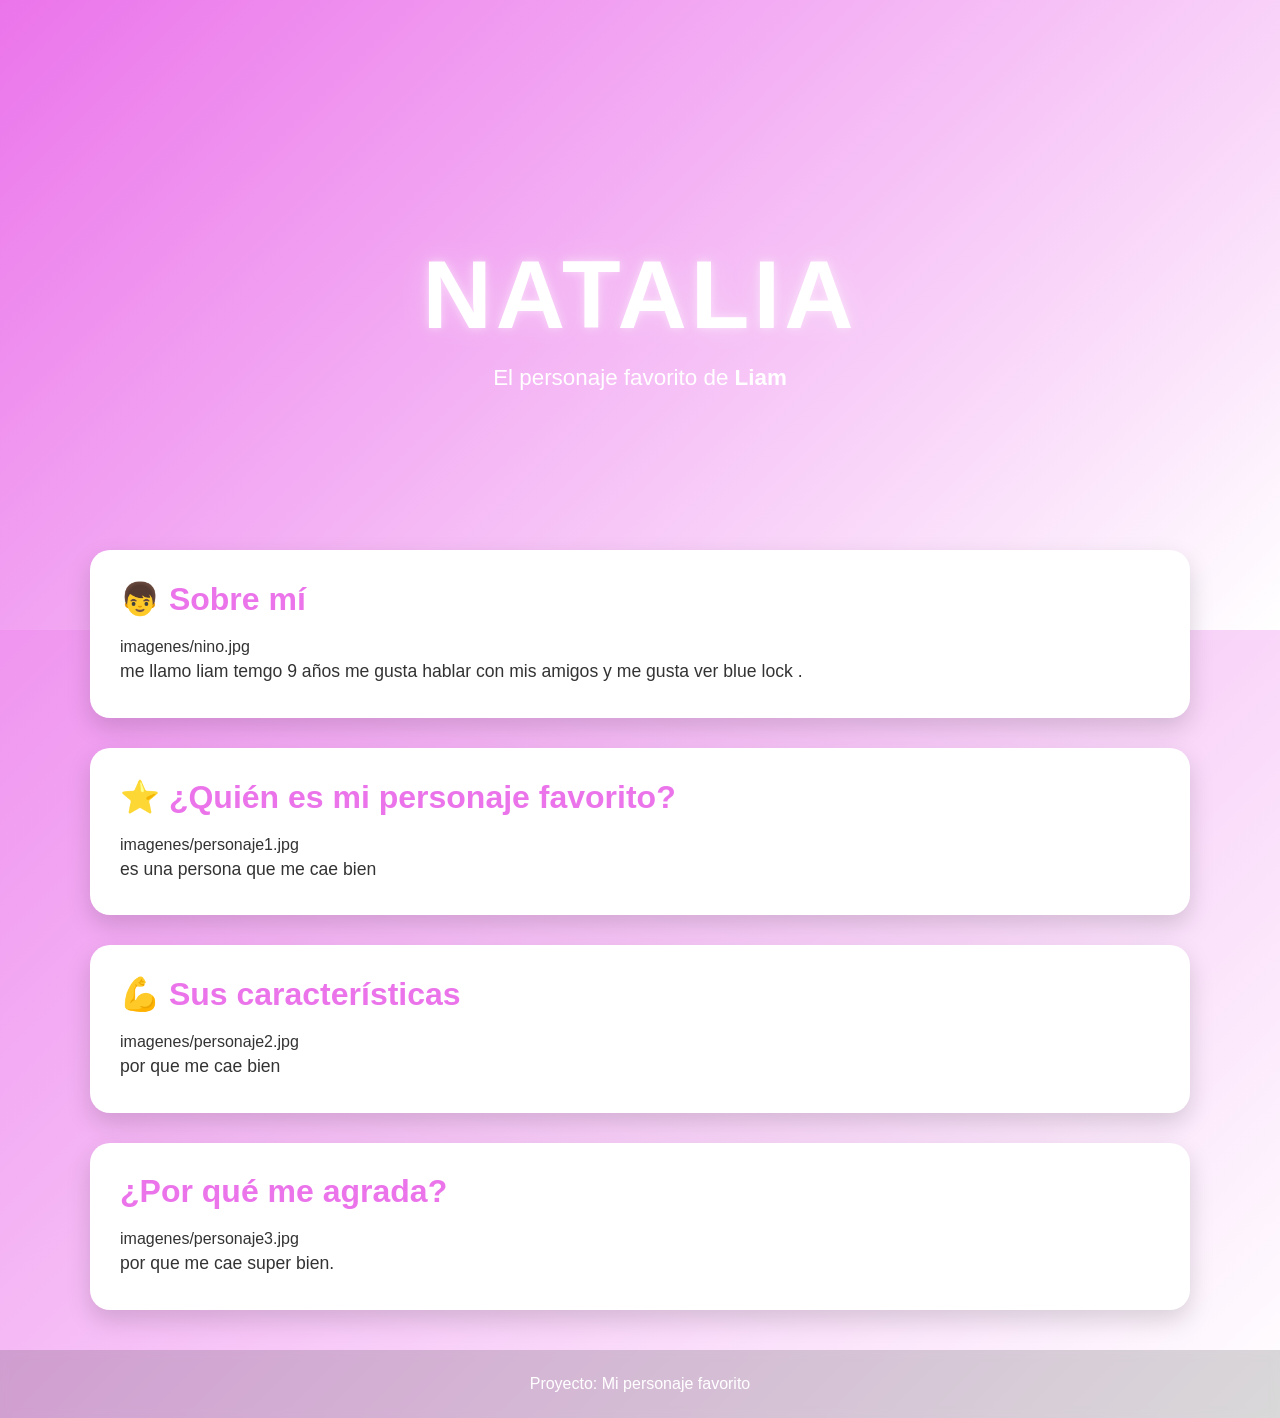
<file: docs/personajeFavorito/index.html>
<!DOCTYPE html>
<html lang="es">

<head>
    <meta charset="UTF-8">
    <meta name="viewport" content="width=device-width, initial-scale=1.0">
    <title>Natalia</title>
    <link rel="stylesheet" href="style.css">
</head>

<body>

    <header class="hero">
        <div class="hero-content">
            <h1>Natalia</h1>
            <p>El personaje favorito de <strong>Liam</strong></p>
        </div>
    </header>

    <main>

        <section class="card">
            <h2>👦 Sobre mí</h2>
            imagenes/nino.jpg

            <p>
                me llamo liam temgo 9 años 
                me gusta hablar con mis 
                amigos y me gusta ver blue lock .
            </p>
        </section>

        <section class="card">
            <h2>⭐ ¿Quién es mi personaje favorito?</h2>
            imagenes/personaje1.jpg

            <p>
                es una persona que me cae bien
            </p>
        </section>

        <section class="card">
            <h2>💪 Sus características</h2>
            imagenes/personaje2.jpg

            <p>
                por que me cae bien
            </p>
        </section>

        <section class="card">
            <h2> ¿Por qué me agrada?</h2>
            imagenes/personaje3.jpg

            <p>
            por que me cae super bien.
            </p>
        </section>

    </main>

    <footer>
        <p>Proyecto: Mi personaje favorito</p>
    </footer>

</body>

</html>
</file>
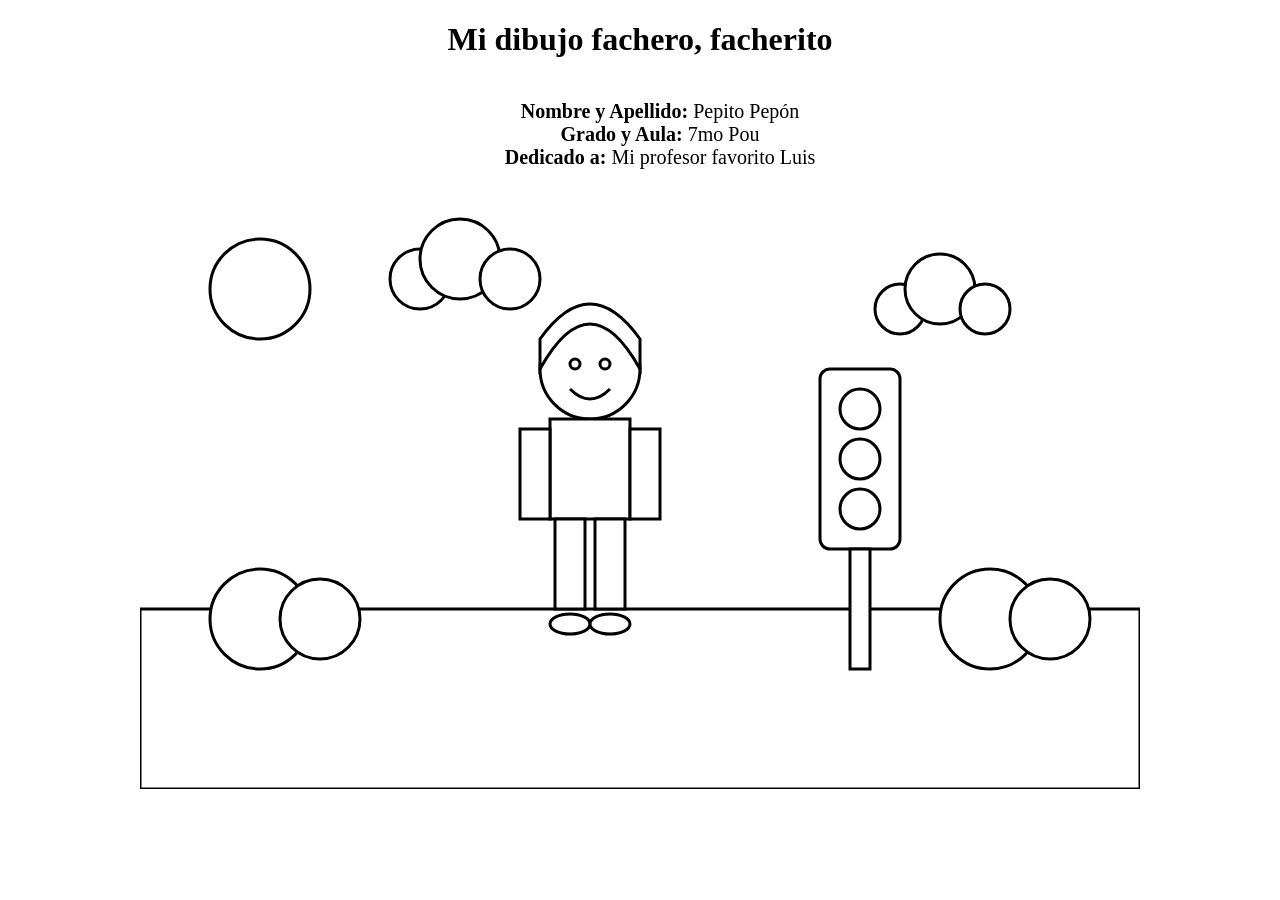
<file: docs/semaforoRGB/index.html>
<!DOCTYPE html>
<html lang="es">
<head>
    <meta charset="UTF-8">
    <title>Dibujo para colorear</title>
    <link rel="stylesheet" href="estilos.css">
</head>
<body>
<h1>Mi dibujo fachero, facherito</h1>
<ul>
  <li><strong>Nombre y Apellido:</strong> Pepito Pepón</li>
  <li><strong>Grado y Aula:</strong> 7mo Pou</li>
  <li><strong>Dedicado a:</strong> Mi profesor favorito Luis</li>
</ul>
<svg viewBox="0 0 1000 600" class="dibujo cielo">

    <!-- Sol -->
    <circle class="sol" cx="120" cy="100" r="50"/>

    <!-- Nubes -->
    <g class="nube">
        <circle class="nube-cuerpo" cx="280" cy="90" r="30"/>
        <circle class="nube-cuerpo" cx="320" cy="70" r="40"/>
        <circle class="nube-cuerpo" cx="370" cy="90" r="30"/>
    </g>

    <g class="nube">
        <circle class="nube-cuerpo" cx="760" cy="120" r="25"/>
        <circle class="nube-cuerpo" cx="800" cy="100" r="35"/>
        <circle class="nube-cuerpo" cx="845" cy="120" r="25"/>
    </g>

    <!-- Césped -->
    <rect class="cesped" x="0" y="420" width="1000" height="180"/>

    <!-- Arbustos -->
    <circle class="arbusto" cx="120" cy="430" r="50"/>
    <circle class="arbusto" cx="180" cy="430" r="40"/>

    <circle class="arbusto" cx="850" cy="430" r="50"/>
    <circle class="arbusto" cx="910" cy="430" r="40"/>

    <!-- Semáforo -->
    <g class="semaforo">

        <rect class="cuerpo-semaforo"
              x="680"
              y="180"
              width="80"
              height="180"
              rx="10"/>

        <circle class="luz-roja"
                cx="720"
                cy="220"
                r="20"/>

        <circle class="luz-amarilla"
                cx="720"
                cy="270"
                r="20"/>

        <circle class="luz-verde"
                cx="720"
                cy="320"
                r="20"/>

        <rect class="palo-semaforo"
              x="710"
              y="360"
              width="20"
              height="120"/>

    </g>

    <!-- Persona -->

    <!-- Cabeza -->
    <circle class="piel"
            cx="450"
            cy="180"
            r="50"/>

    <!-- Cabello -->
    <path class="cabello"
          d="M400 180
             Q450 90 500 180
             L500 150
             Q450 80 400 150 Z"/>

    <!-- Ojos -->
    <circle class="ojo"
            cx="435"
            cy="175"
            r="5"/>

    <circle class="ojo"
            cx="465"
            cy="175"
            r="5"/>

    <!-- Sonrisa -->
    <path class="boca"
          d="M430 200 Q450 220 470 200"/>

    <!-- Polo -->
    <rect class="polo"
          x="410"
          y="230"
          width="80"
          height="100"/>

    <!-- Brazos -->
    <rect class="piel"
          x="380"
          y="240"
          width="30"
          height="90"/>

    <rect class="piel"
          x="490"
          y="240"
          width="30"
          height="90"/>

    <!-- Pantalón -->
    <rect class="pantalon"
          x="415"
          y="330"
          width="30"
          height="90"/>

    <rect class="pantalon"
          x="455"
          y="330"
          width="30"
          height="90"/>

    <!-- Zapatos -->
    <ellipse class="zapato"
             cx="430"
             cy="435"
             rx="20"
             ry="10"/>

    <ellipse class="zapato"
             cx="470"
             cy="435"
             rx="20"
             ry="10"/>

</svg>

</body>
</html>
</file>
<file: docs/personajeFavorito/style.css>
/*======================================
  PALETA DE COLORES
======================================*/
:root {
    --color-primario: #eb74eb;
    --color-secundario: #ffffff;
}

/*======================================
  CONFIGURACIÓN GENERAL
======================================*/
* {
    margin: 0;
    padding: 0;
    box-sizing: border-box;
}

body {
    font-family: "Segoe UI", Arial, sans-serif;

    background: linear-gradient(
        135deg,
        var(--color-primario),
        var(--color-secundario)
    );

    min-height: 100vh;
    color: #333;
}

/*======================================
  HERO
======================================*/
.hero {
    height: 70vh;

    display: flex;
    justify-content: center;
    align-items: center;

    text-align: center;

    background: linear-gradient(
        135deg,
        var(--color-primario),
        var(--color-secundario)
    );

    color: white;
}

.hero-content {
    animation: aparecer 1.5s ease;
}

.hero h1 {
    font-size: clamp(3rem, 8vw, 6rem);
    letter-spacing: 4px;
    text-transform: uppercase;

    text-shadow:
        0 0 10px rgba(255,255,255,.5),
        0 0 30px rgba(255,255,255,.3);

    animation: flotar 3s ease-in-out infinite;
}

.hero p {
    font-size: 1.4rem;
    margin-top: 15px;
}

/*======================================
  CONTENEDOR
======================================*/
main {
    width: 90%;
    max-width: 1100px;

    margin: -80px auto 40px;
}

/*======================================
  TARJETAS
======================================*/
.card {
    background: white;

    margin-bottom: 30px;
    padding: 30px;

    border-radius: 20px;

    box-shadow: 0 10px 25px rgba(0,0,0,.15);

    transition: .3s;
}

.card:hover {
    transform: translateY(-8px);
}

.card h2 {
    color: var(--color-primario);
    margin-bottom: 20px;
    font-size: 2rem;
}

.card img {
    width: 100%;
    max-width: 450px;

    display: block;
    margin: 20px auto;

    border-radius: 15px;

    transition: .4s;
}

.card img:hover {
    transform: scale(1.05);
}

.card p {
    font-size: 1.1rem;
    line-height: 1.8;
}

/*======================================
  FOOTER
======================================*/
footer {
    text-align: center;

    padding: 25px;

    color: white;

    background: rgba(0,0,0,.15);

    backdrop-filter: blur(5px);
}

/*======================================
  ANIMACIONES
======================================*/
@keyframes aparecer {
    from {
        opacity: 0;
        transform: translateY(40px);
    }

    to {
        opacity: 1;
        transform: translateY(0);
    }
}

@keyframes flotar {
    0% {
        transform: translateY(0);
    }

    50% {
        transform: translateY(-10px);
    }

    100% {
        transform: translateY(0);
    }
}

/*======================================
  RESPONSIVE
======================================*/
@media (max-width: 768px) {

    .hero {
        height: 55vh;
    }

    .hero p {
        font-size: 1rem;
    }

    .card {
        padding: 20px;
    }

    .card h2 {
        font-size: 1.5rem;
    }
}
</file>
<file: docs/semaforoRGB/estilos.css>
body{
    margin:0;
    display:flex;
    justify-content:center;
    background:white;
    flex-direction: column;
    align-items: center;

}
h1 {
  text-align: center;
}
ul {
  list-style-type: none;
  display: flex;
  flex-direction: column;
  align-items: center;
  font-size: 20px;
}
.dibujo{
    width:1000px;
}

.cielo,
.sol,
.nube-cuerpo,
.cesped,
.arbusto,
.cuerpo-semaforo,
.luz-roja,
.luz-amarilla,
.luz-verde,
.palo-semaforo,
.piel,
.cabello,
.ojo,
.polo,
.pantalon,
.zapato{
    fill:white;
    stroke:black;
    stroke-width:3;
}
</file>
